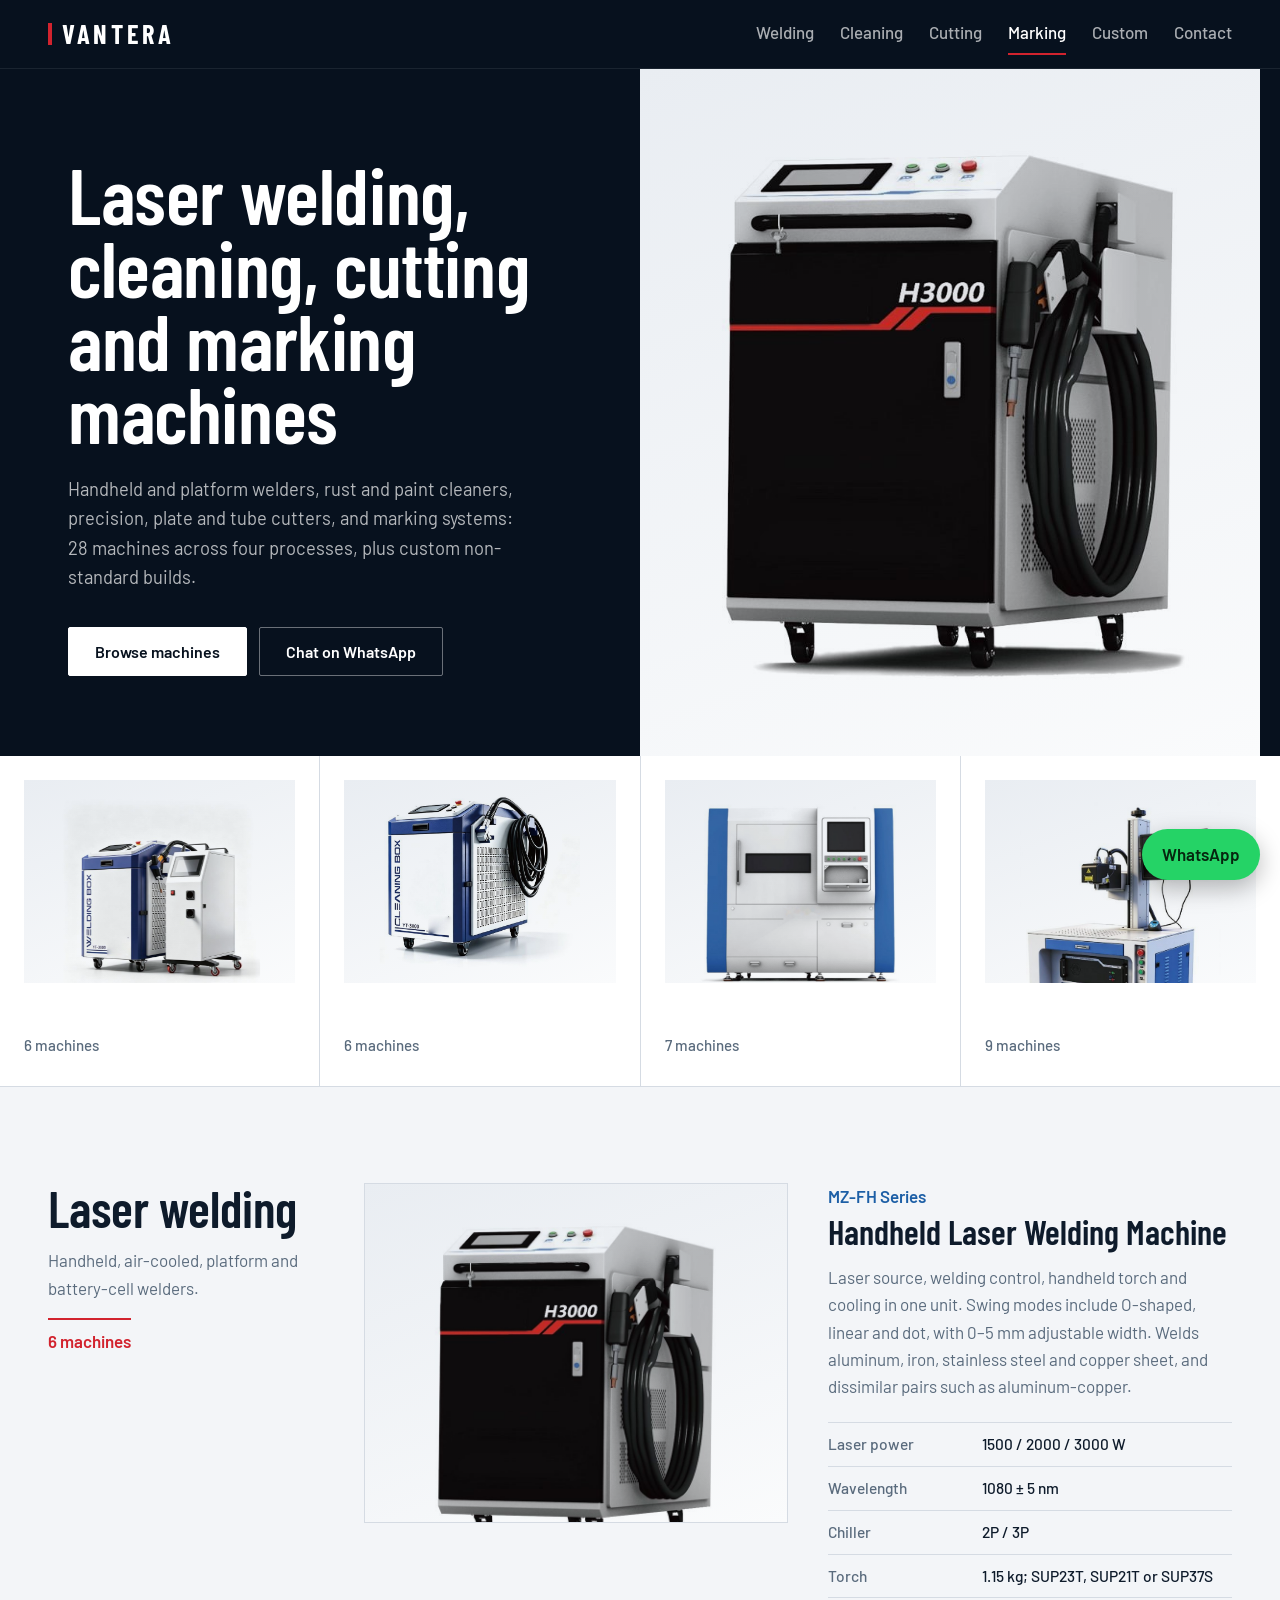
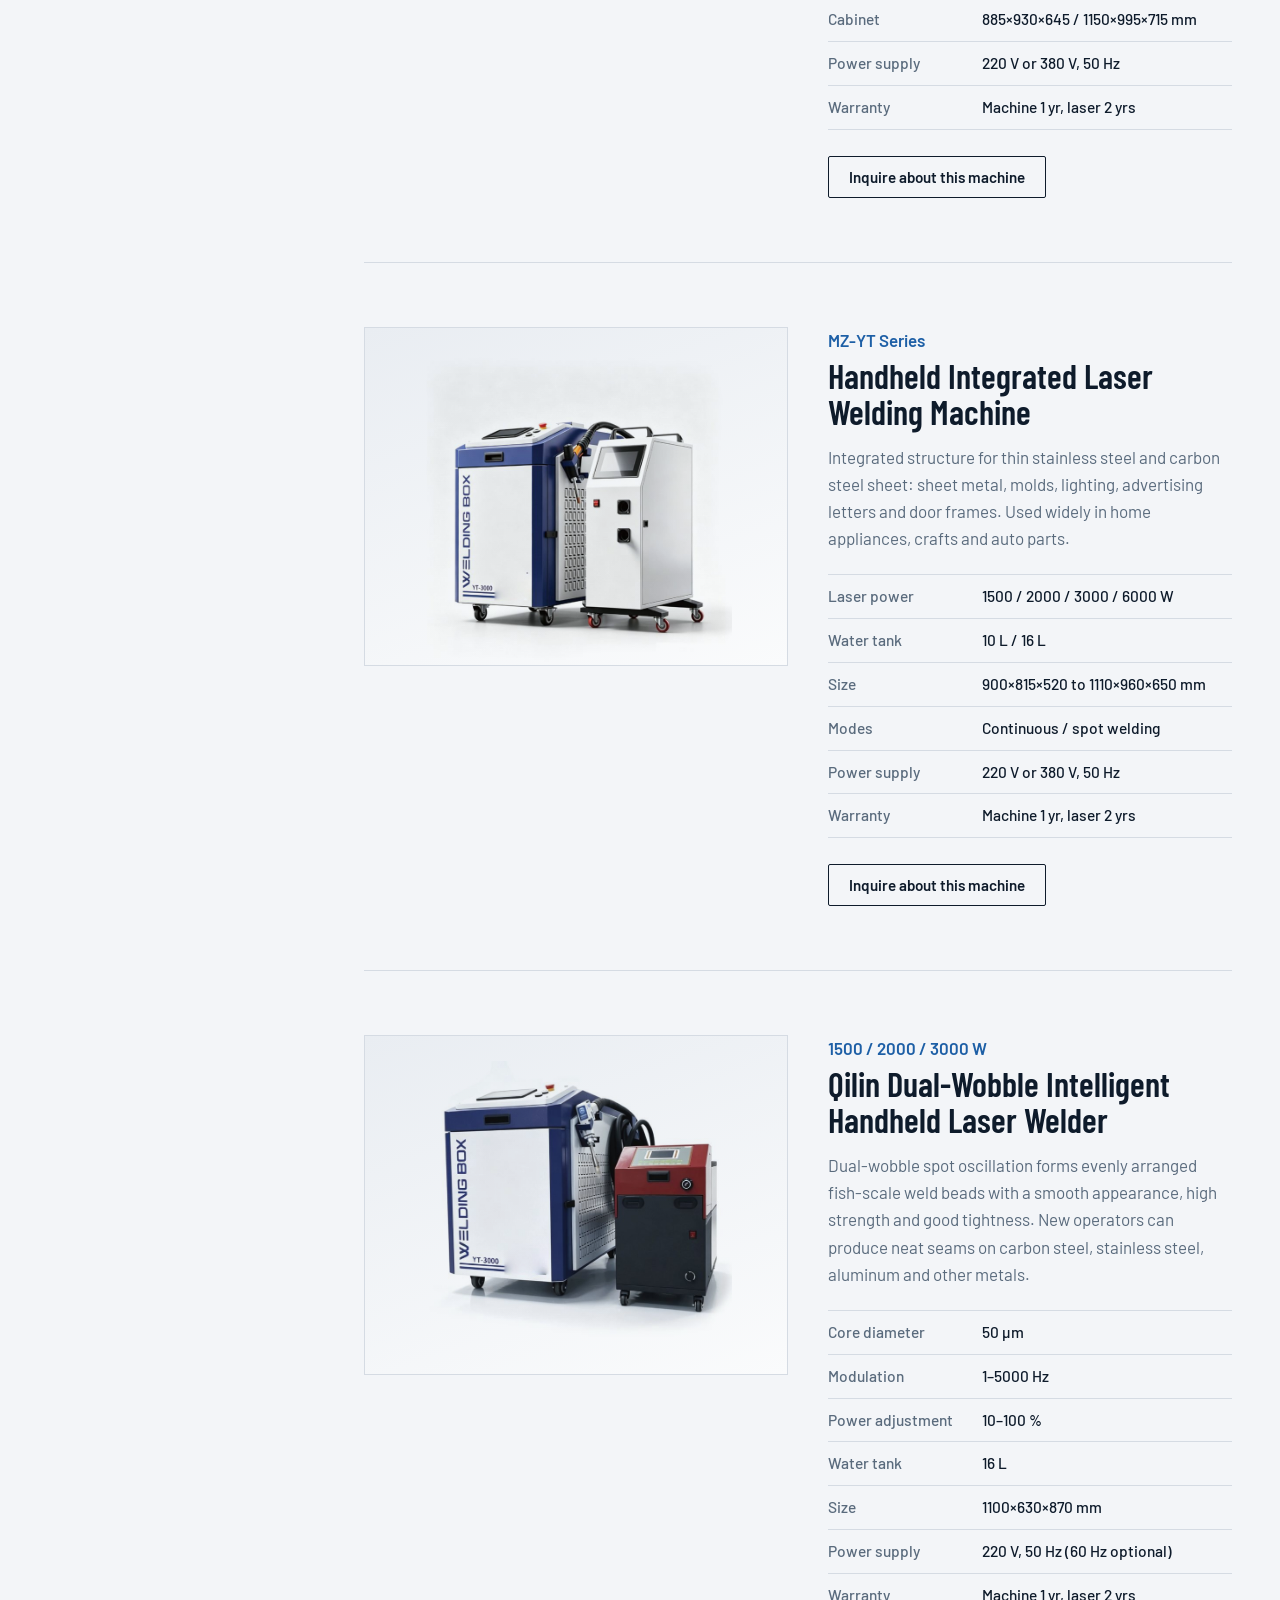
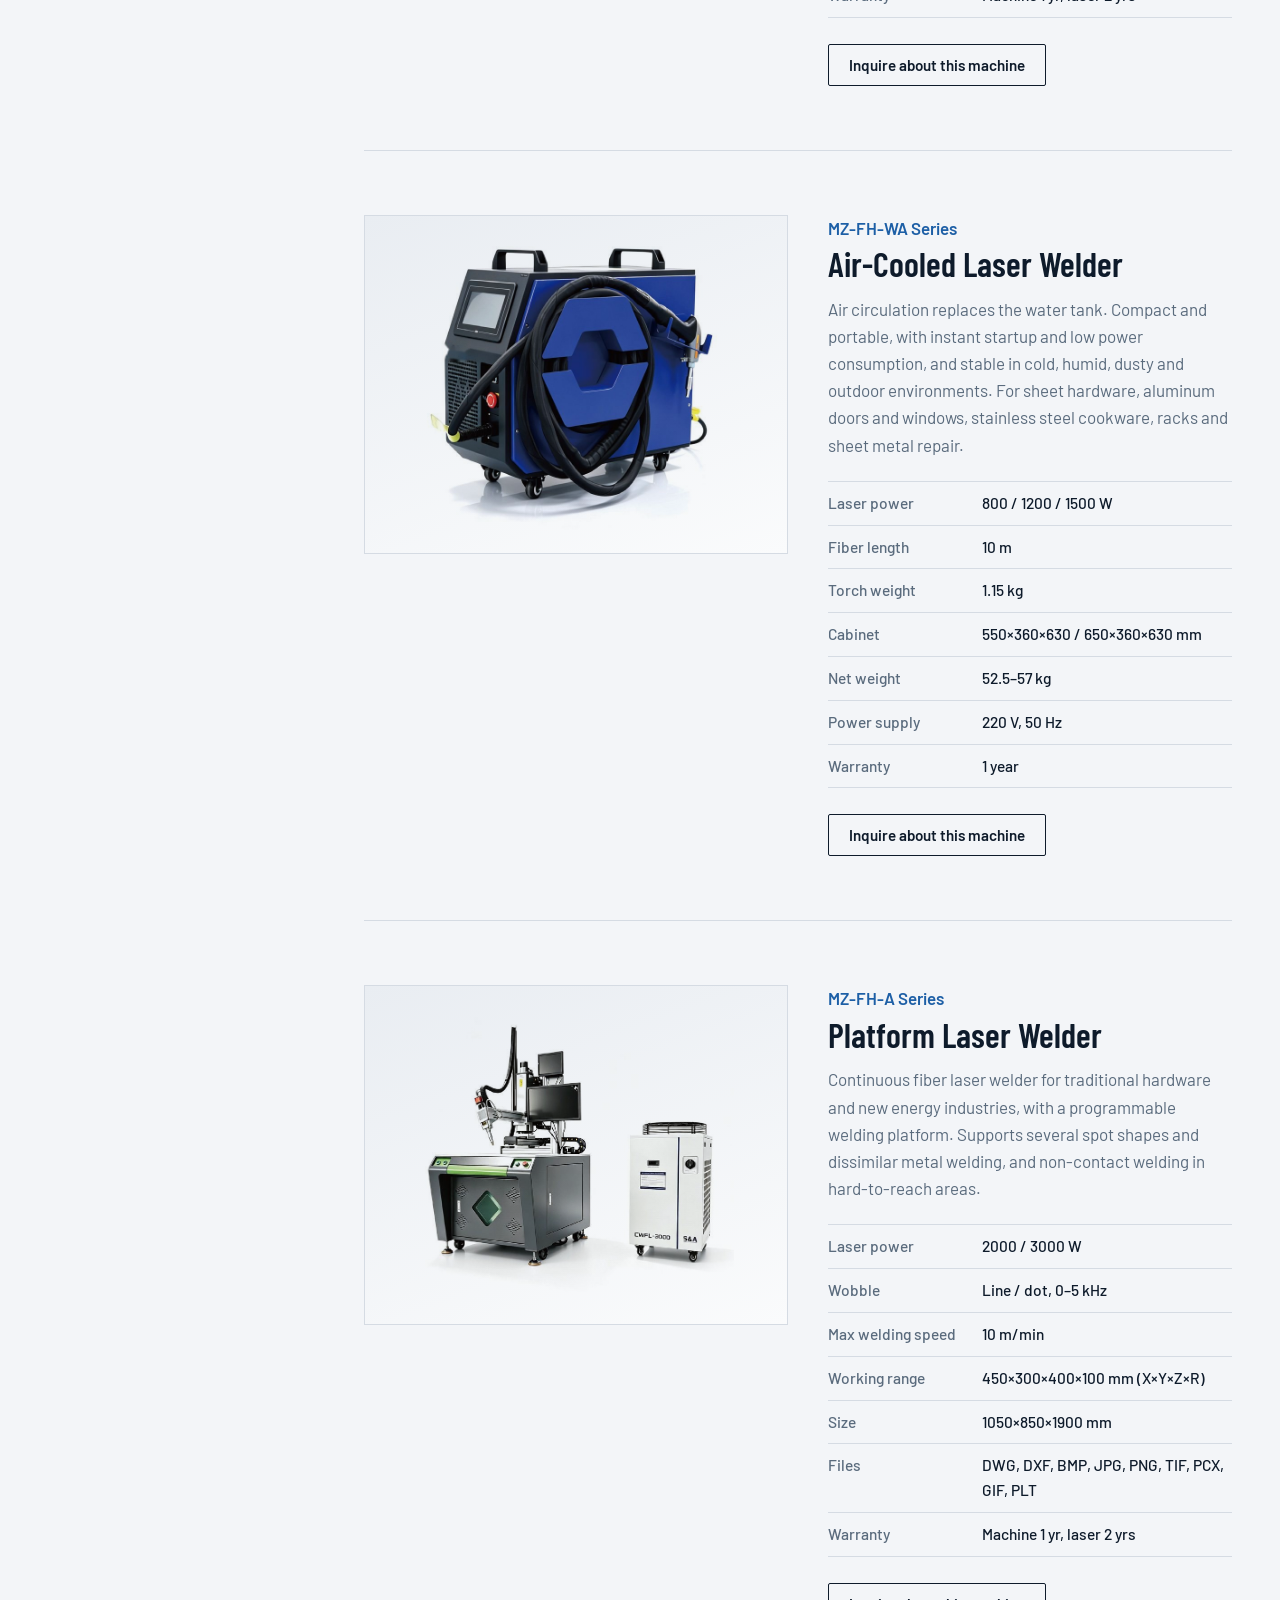
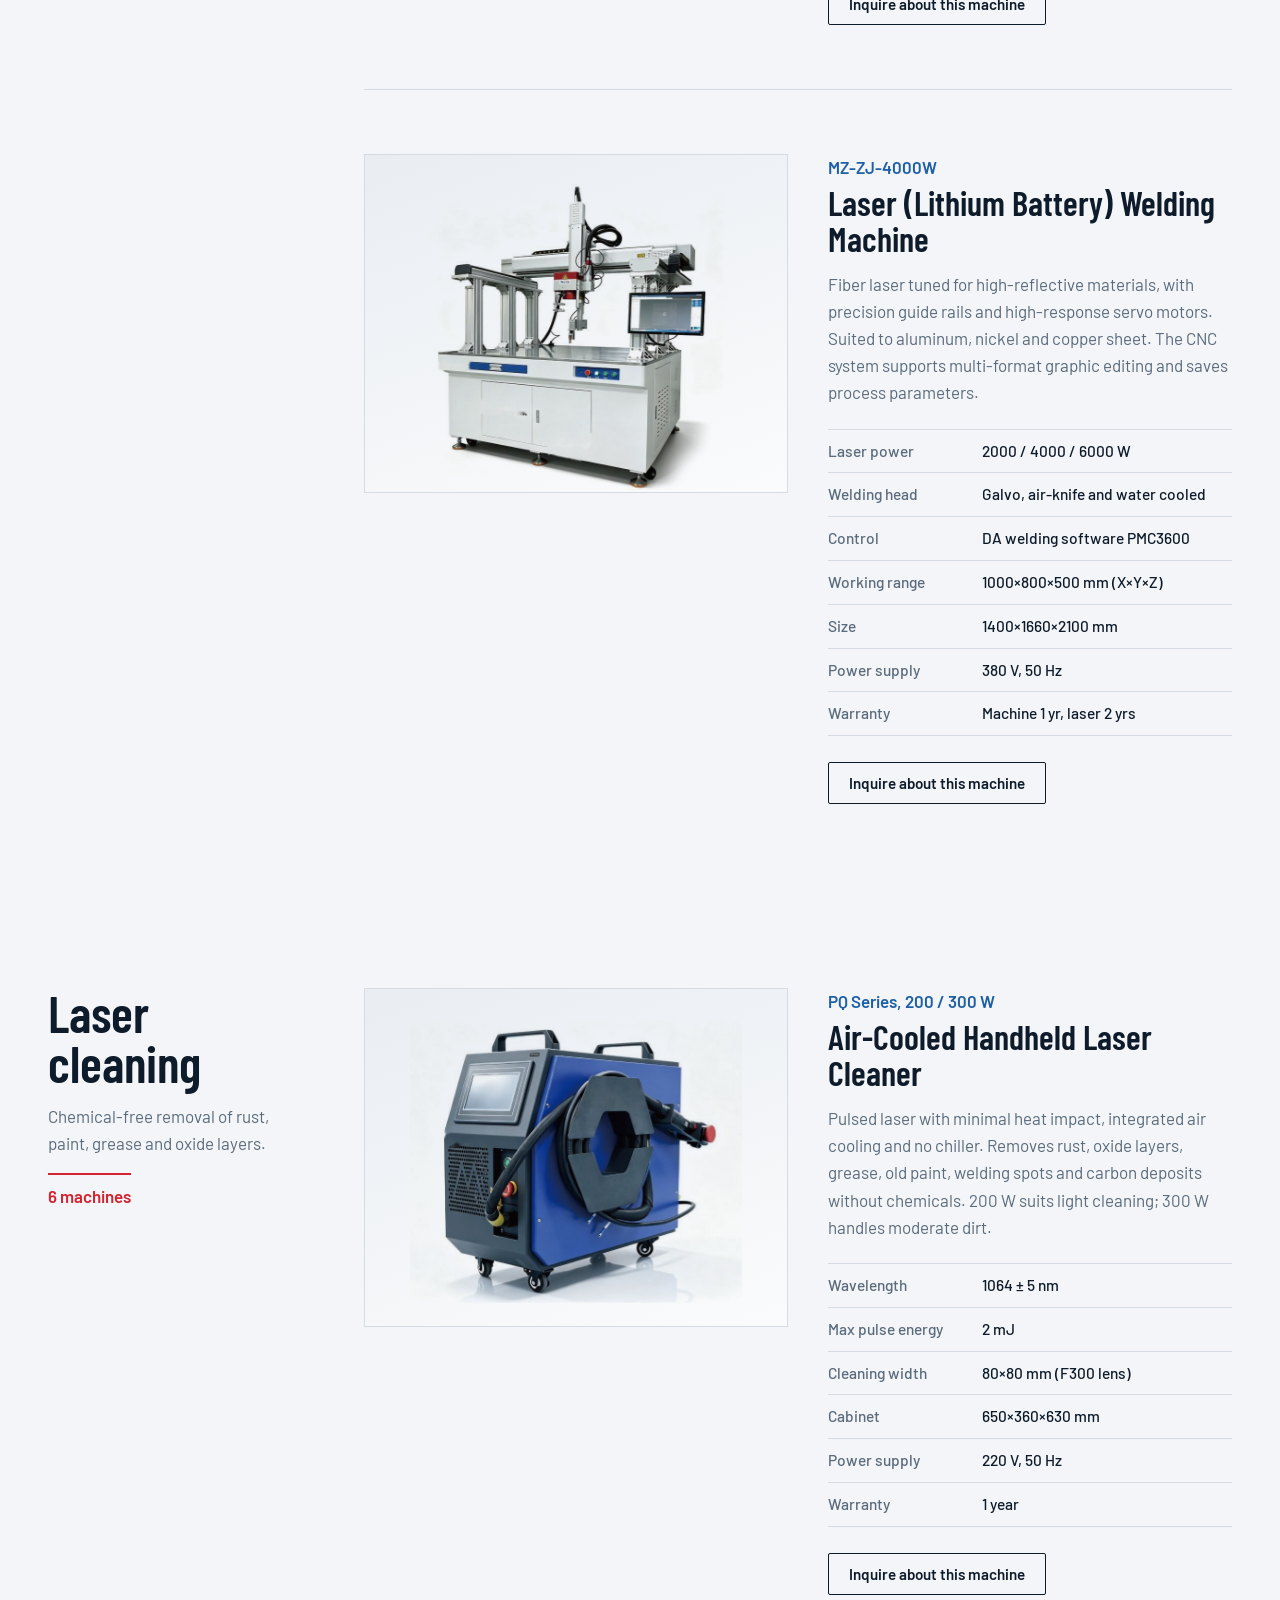
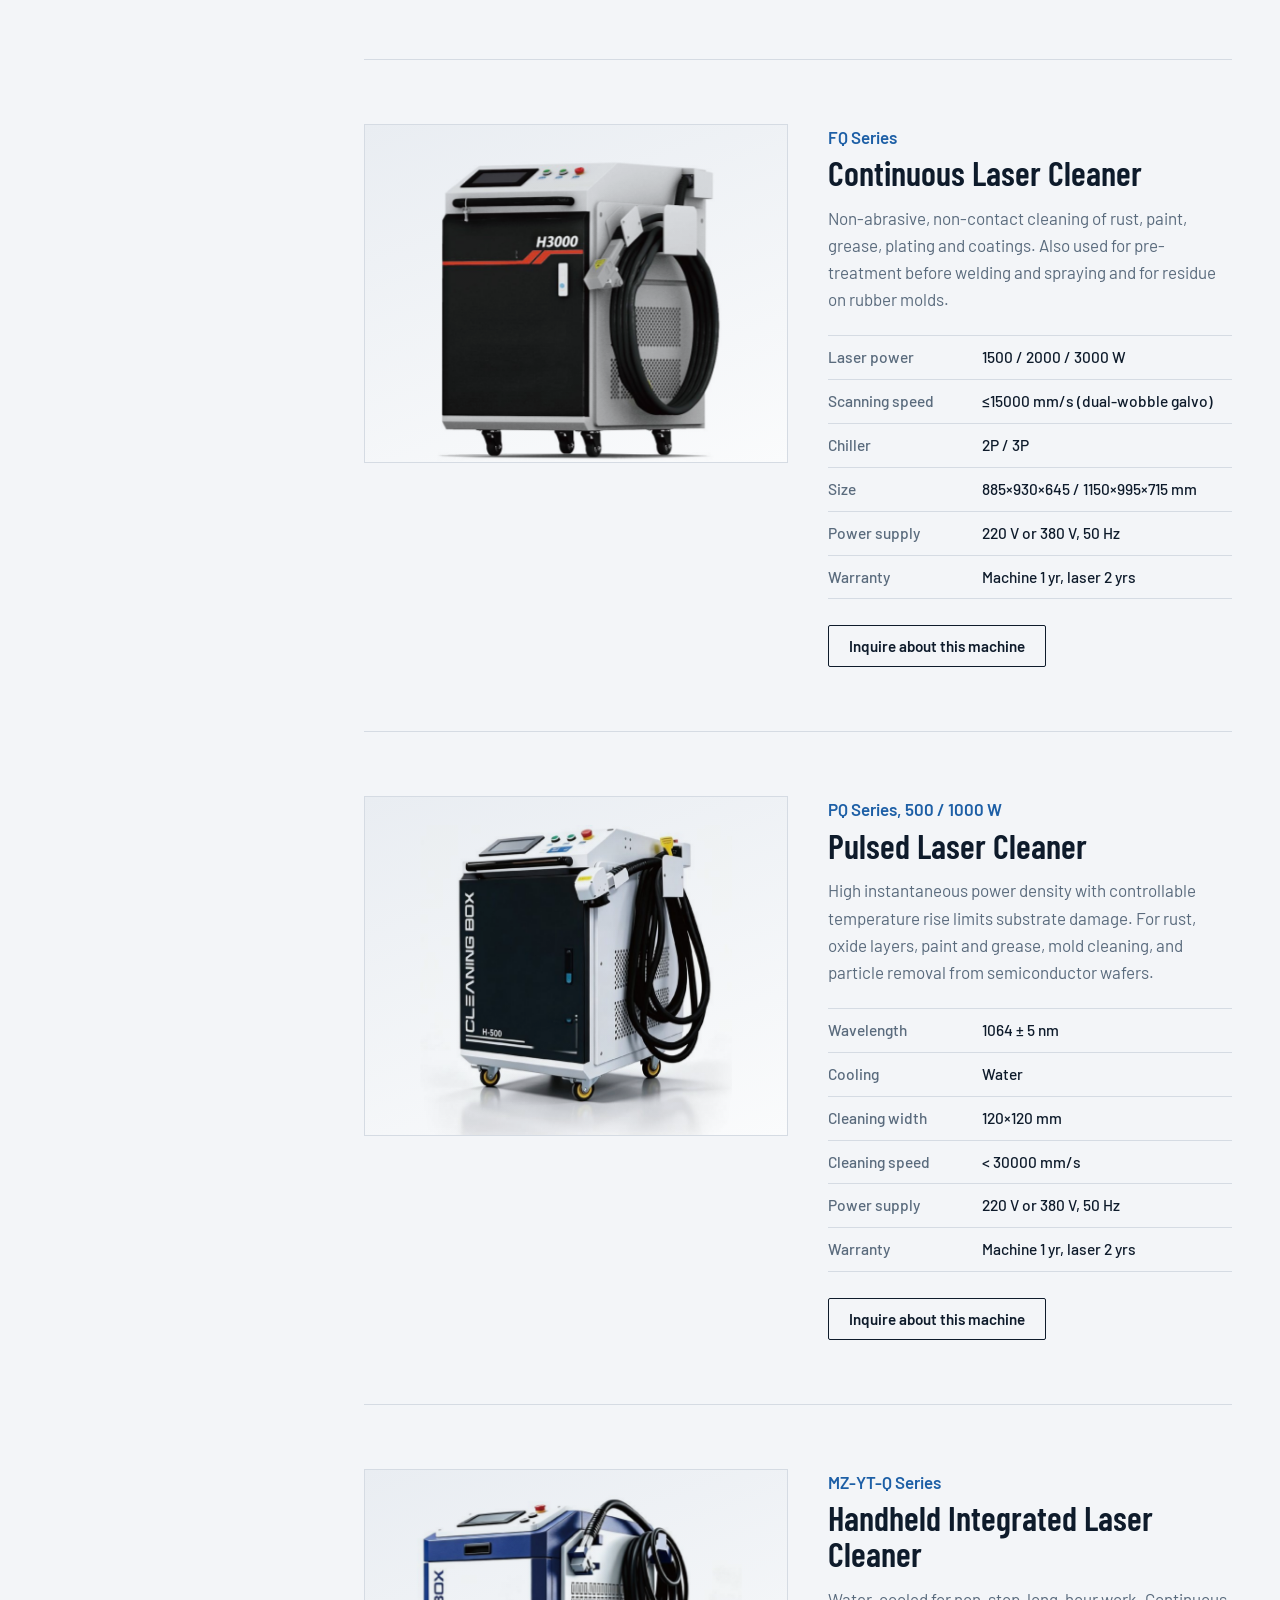
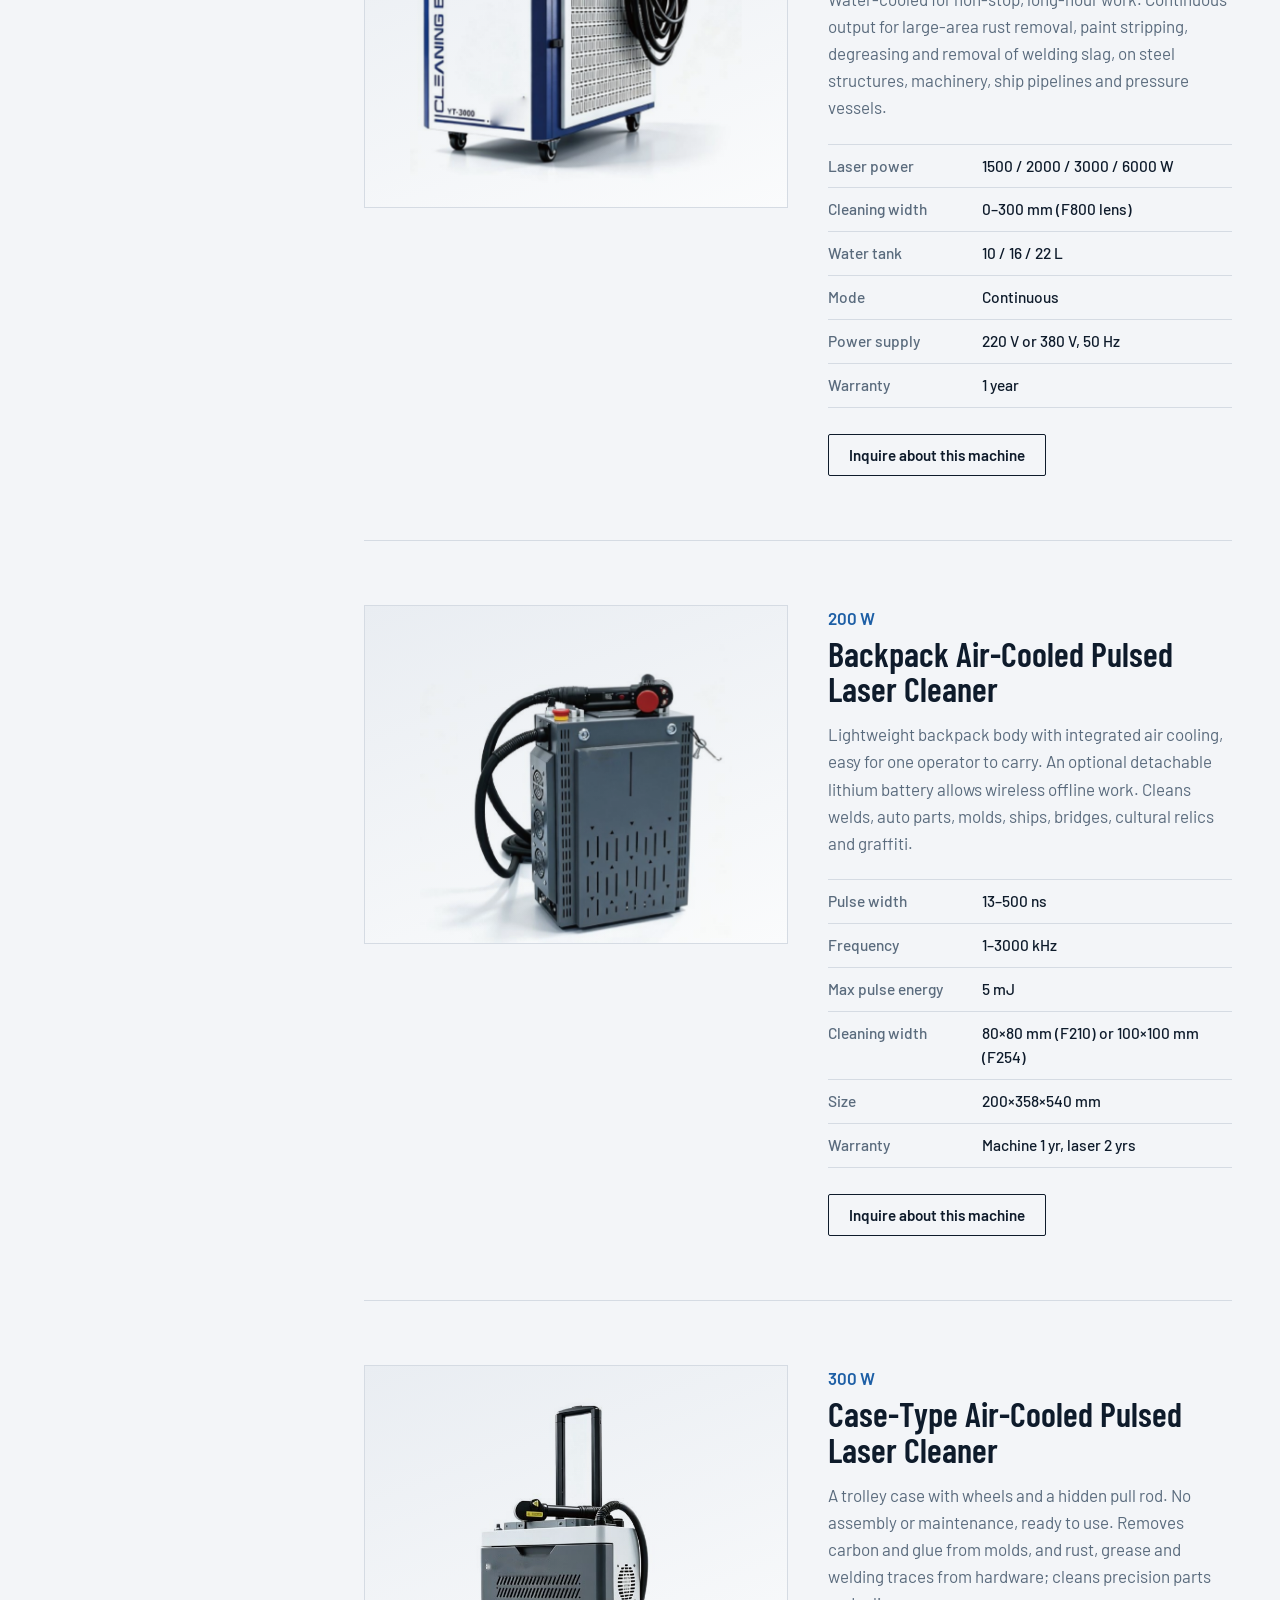
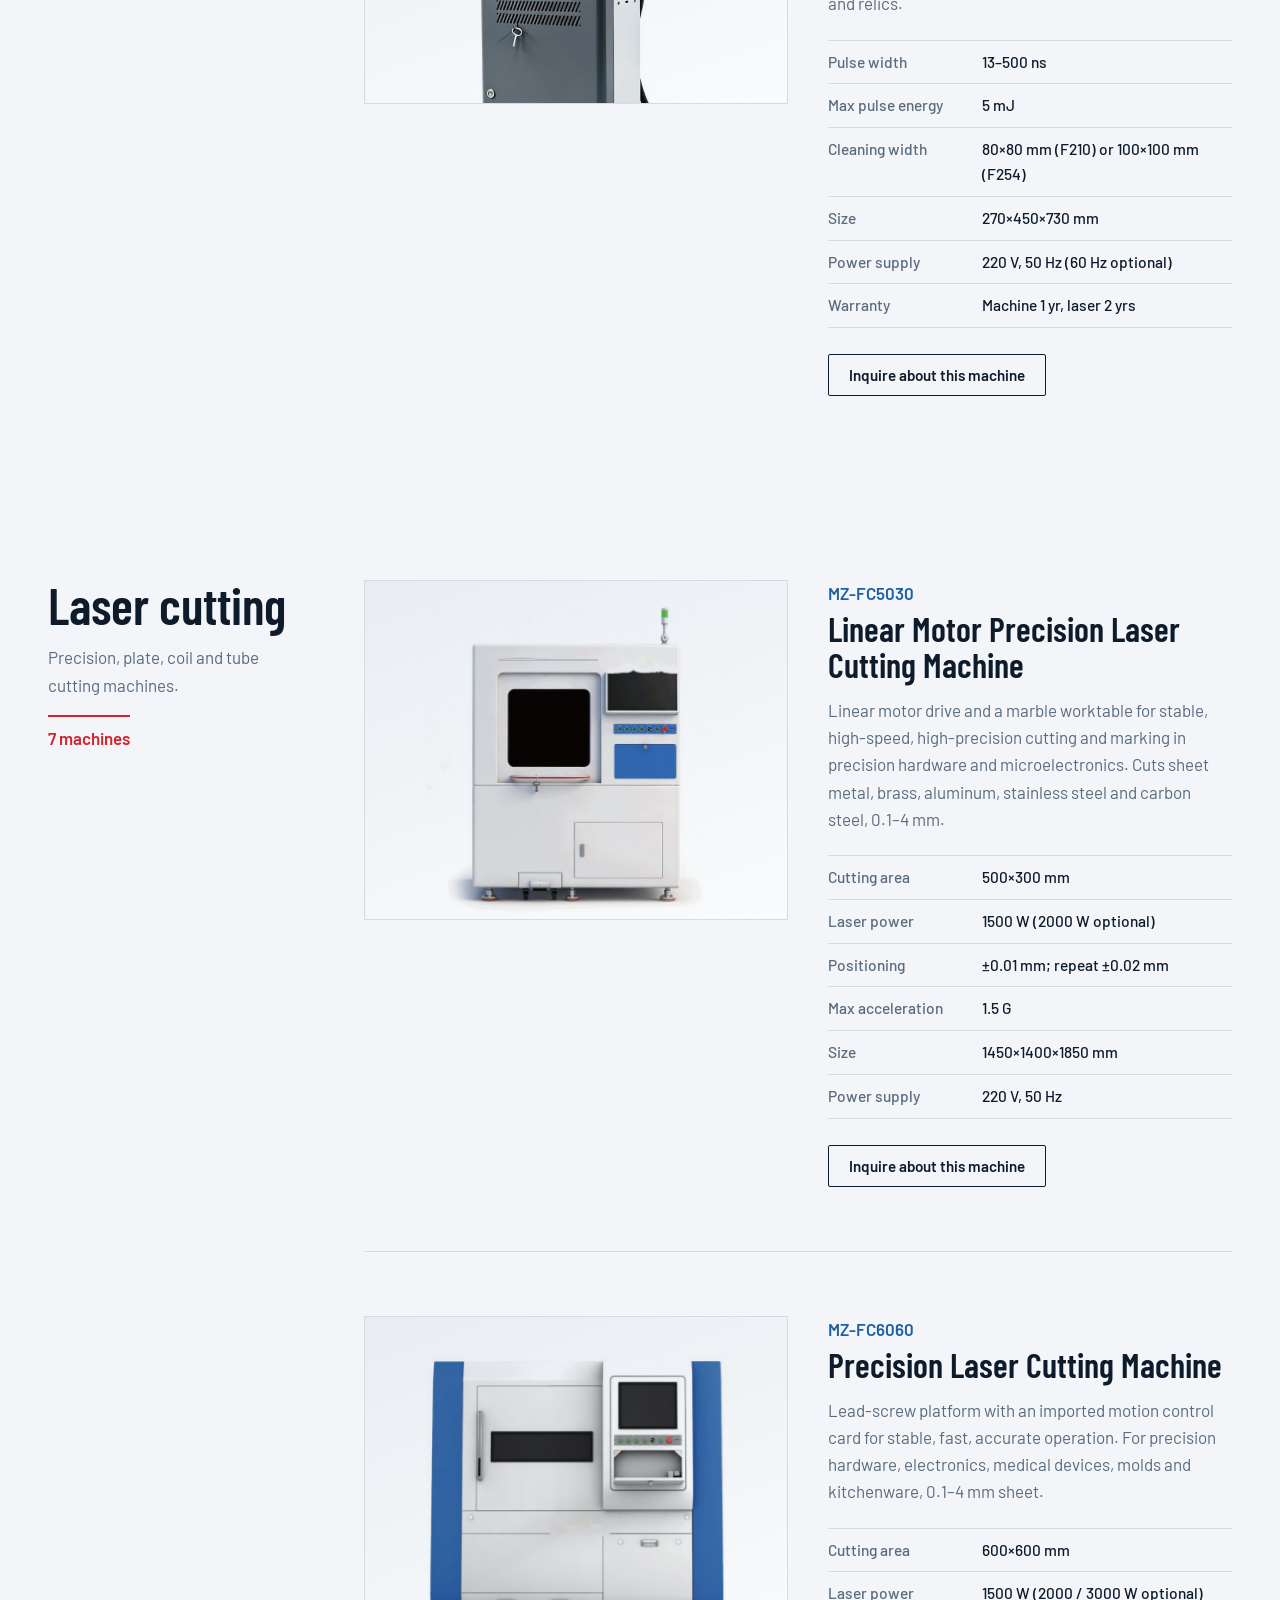
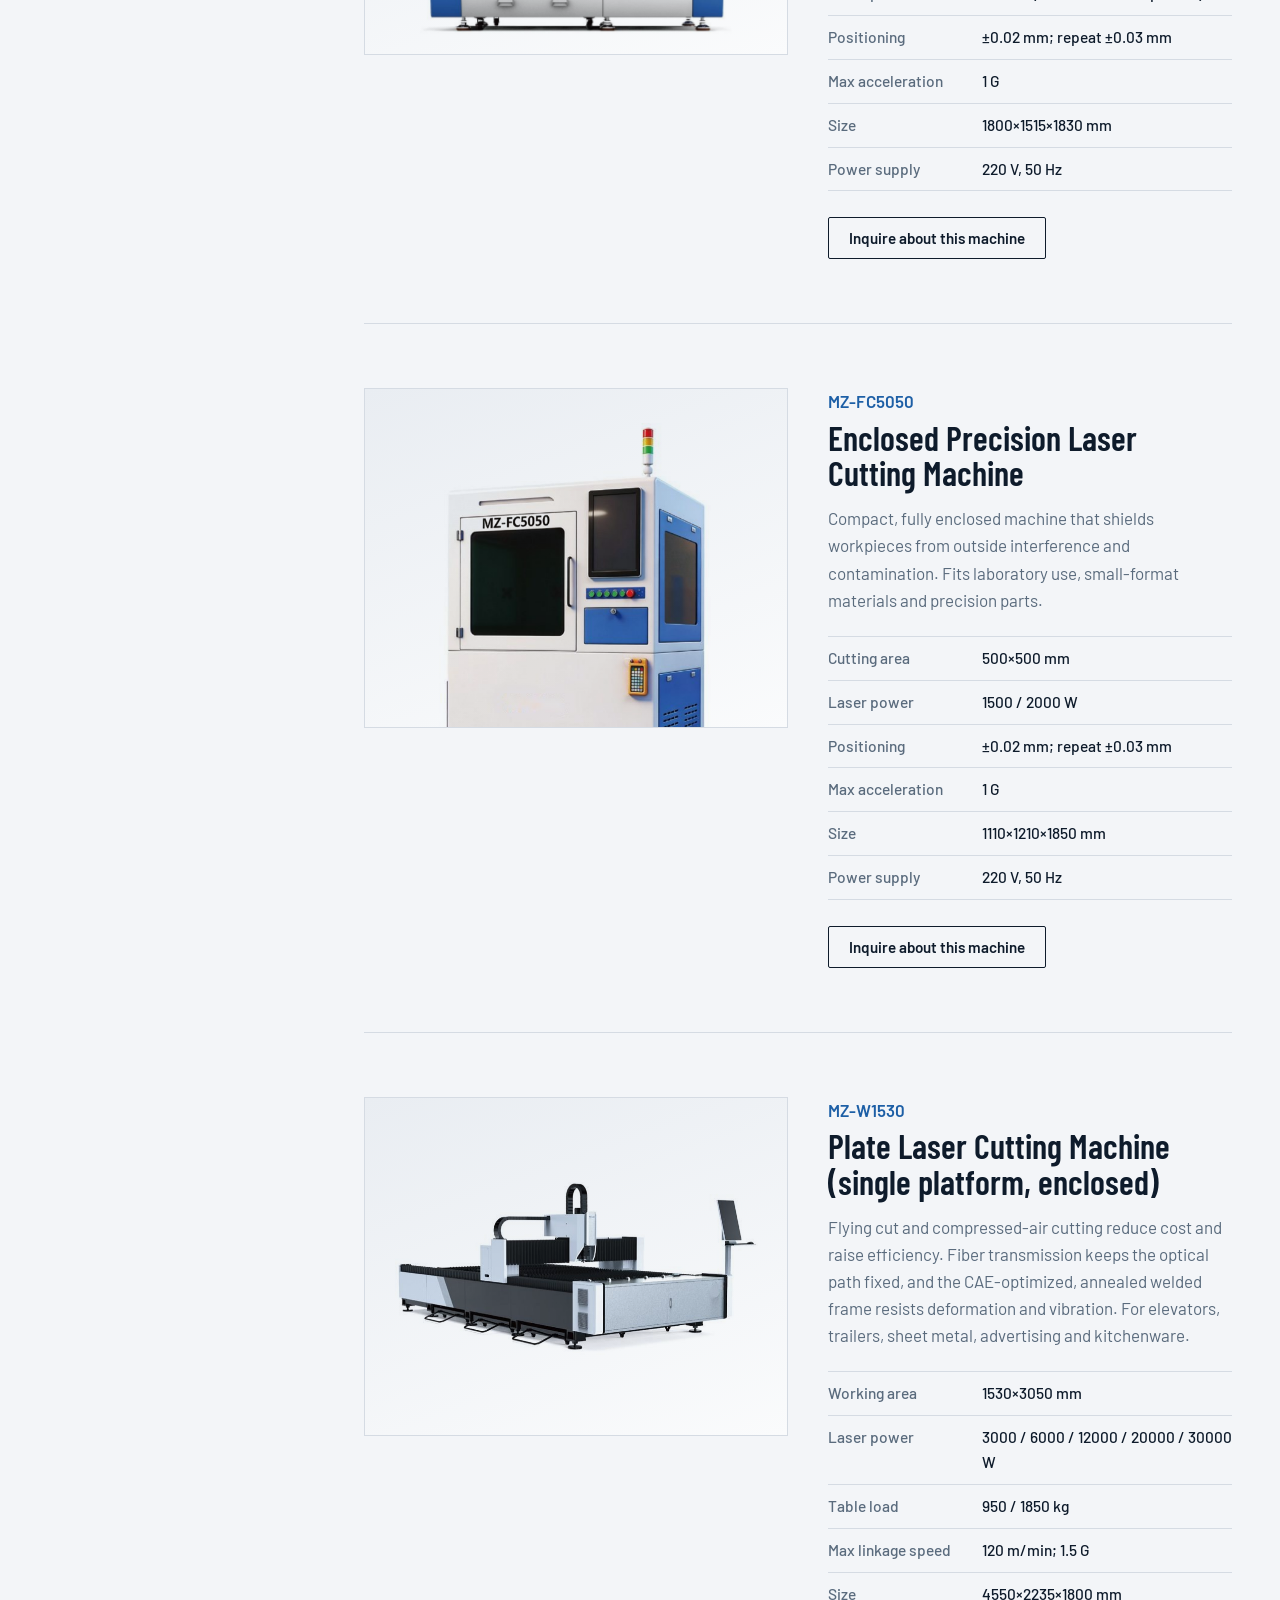
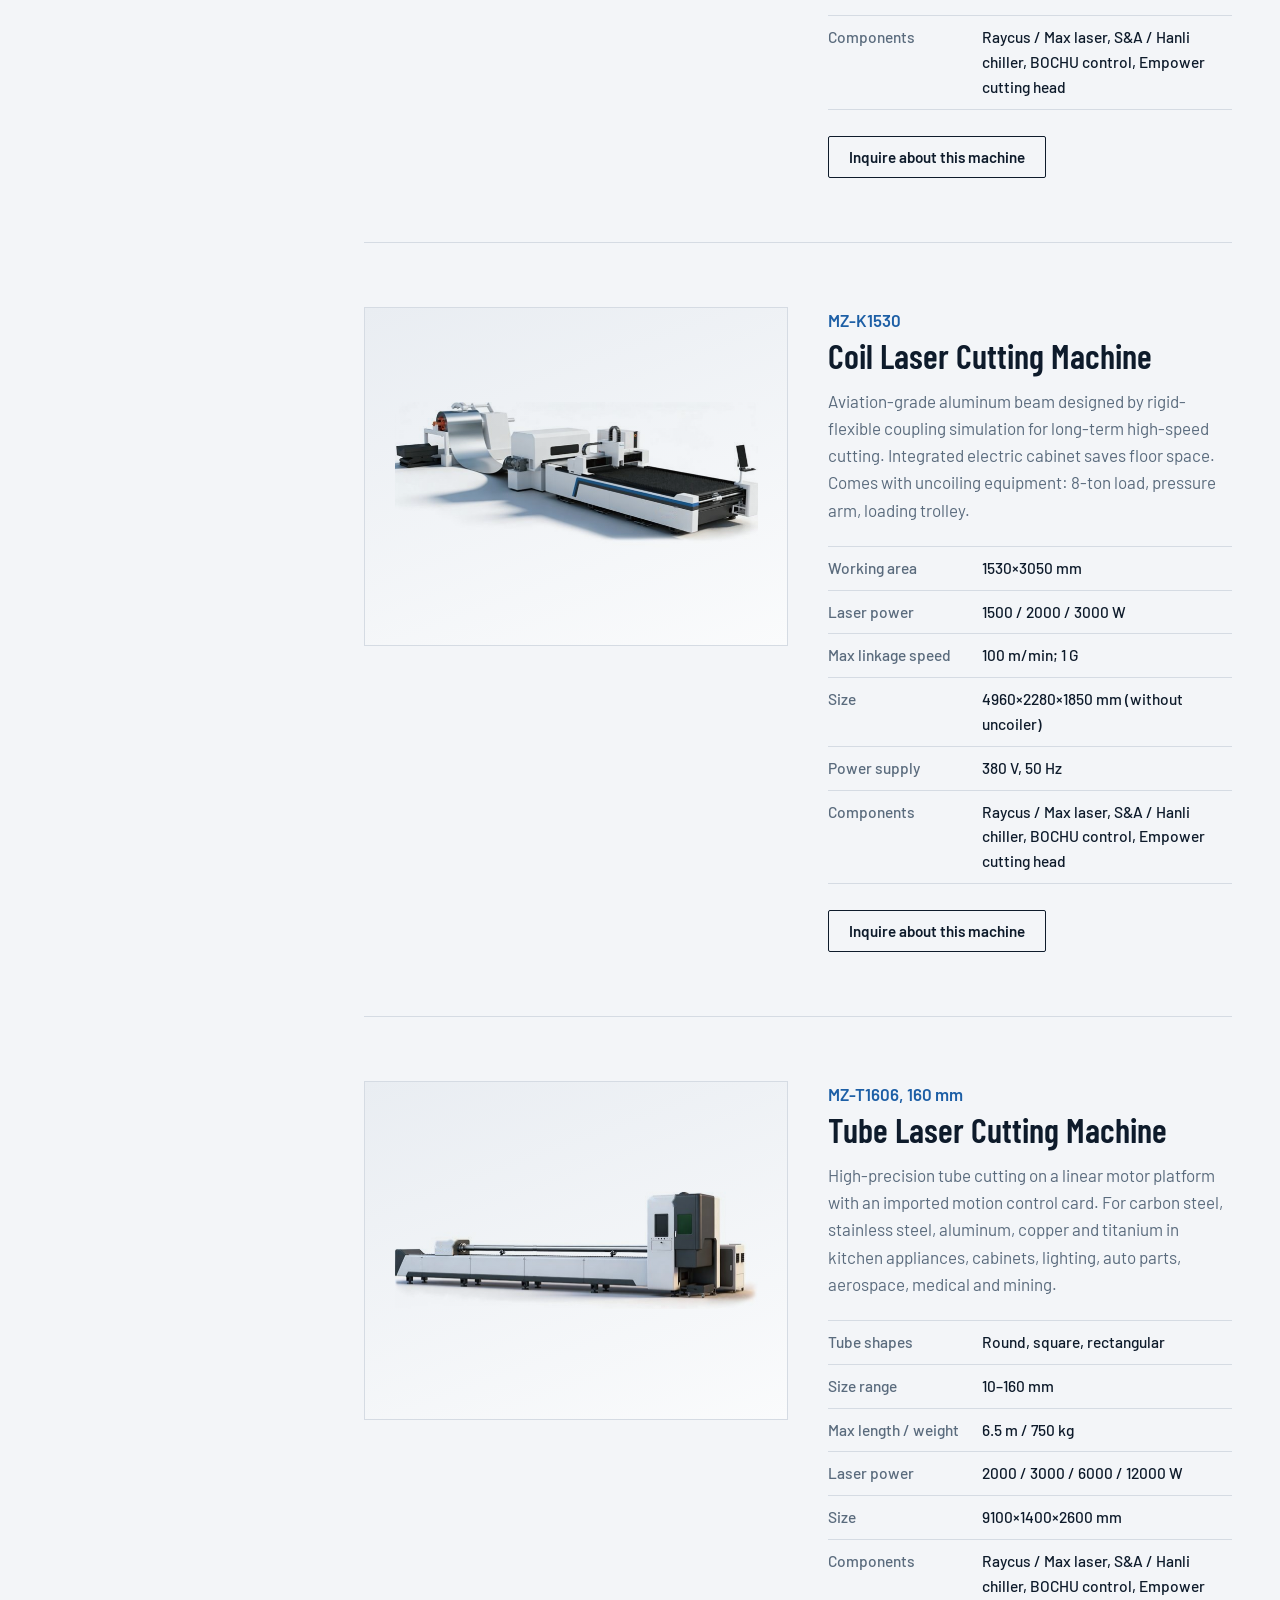
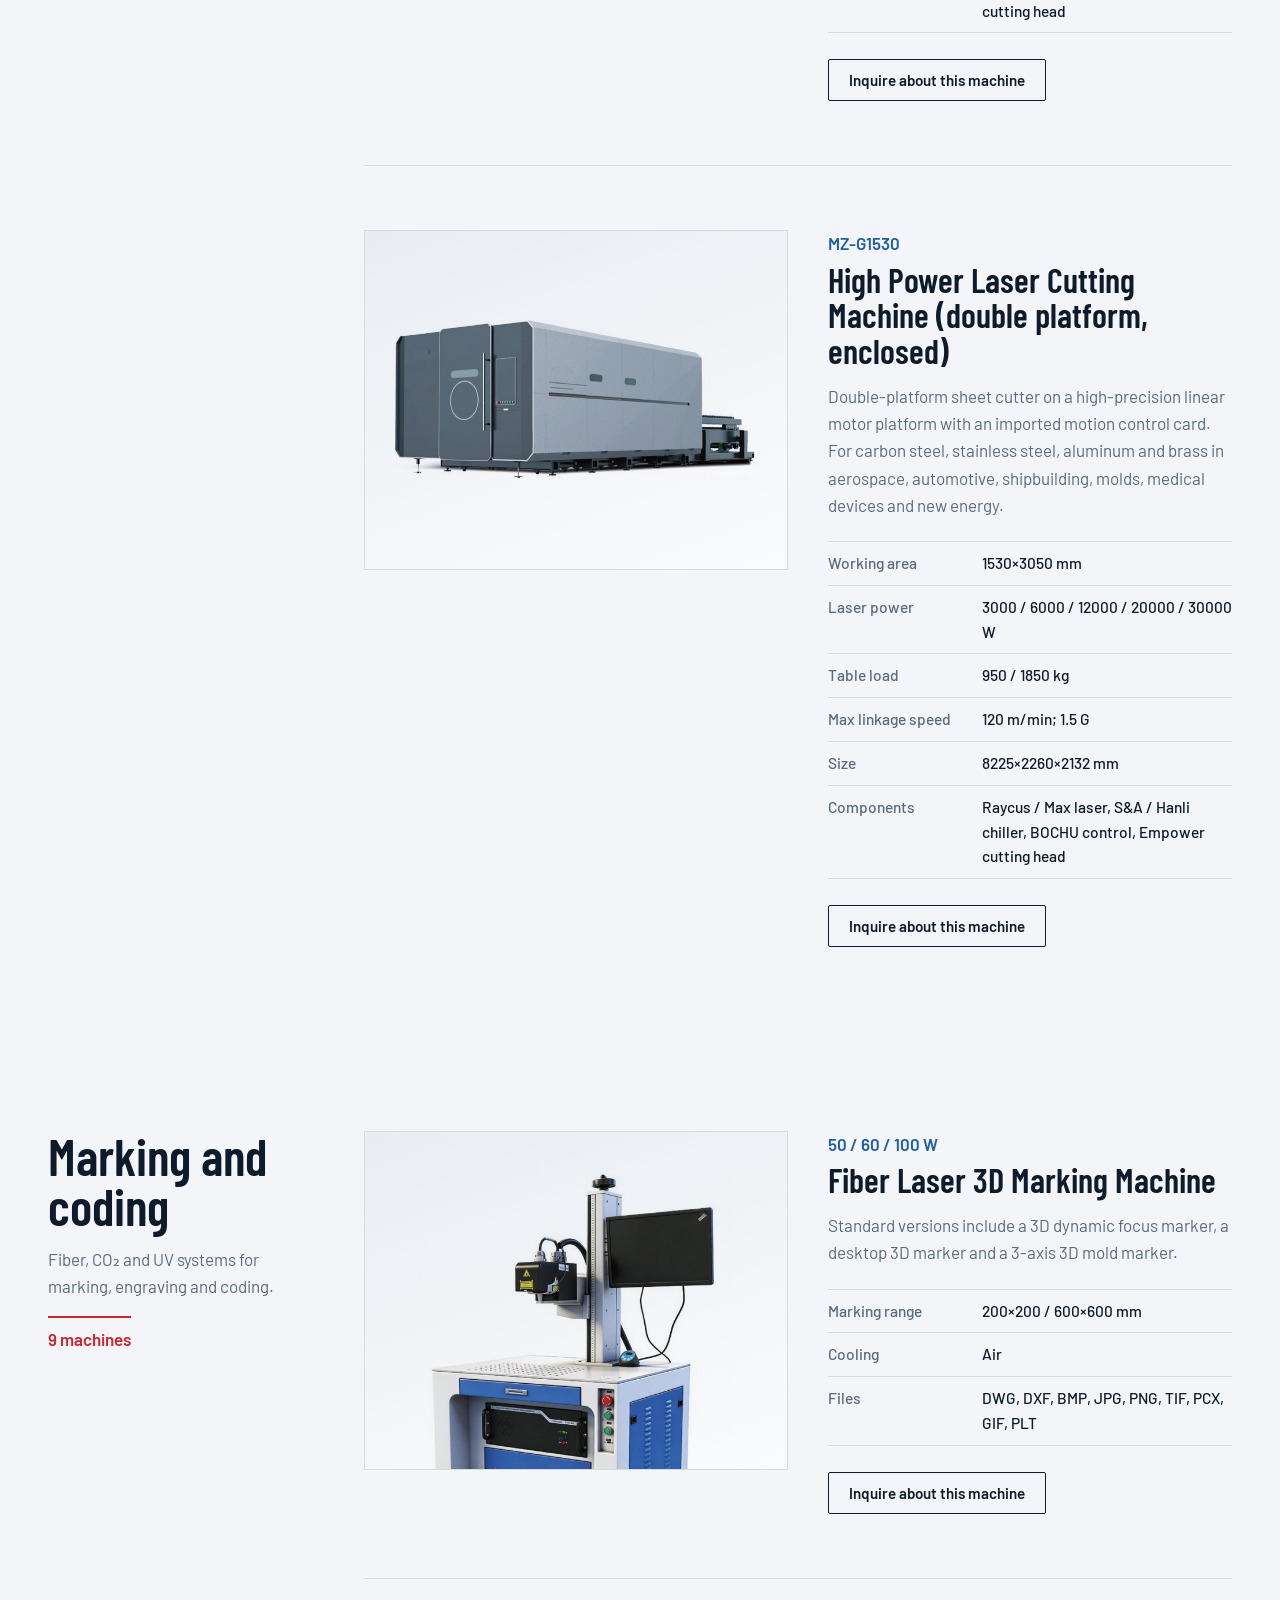
<file: index.html>
<!DOCTYPE html>
<html lang="en">
<head>
<meta charset="utf-8">
<meta name="viewport" content="width=device-width, initial-scale=1, viewport-fit=cover">
<title>VANTERA – Laser welding, cleaning, cutting and marking machines</title>
<meta name="description" content="Handheld and platform laser welders, laser cleaners, precision, plate and tube cutters, marking and coding machines, and custom non-standard builds.">
<link rel="icon" href="data:image/svg+xml,%3Csvg xmlns=%27http://www.w3.org/2000/svg%27 viewBox=%270 0 100 100%27%3E%3Ctext y=%27.9em%27 font-size=%2790%27%3E%F0%9F%94%86%3C/text%3E%3C/svg%3E">
<link rel="preconnect" href="https://fonts.googleapis.com">
<link rel="preconnect" href="https://fonts.gstatic.com" crossorigin>
<link href="https://fonts.googleapis.com/css2?family=Barlow:wght@400;500;600&family=Barlow+Condensed:wght@500;600;700&display=swap" rel="stylesheet">
<style>
:root{
  box-sizing:border-box;
  padding-top:env(safe-area-inset-top,0px);
  padding-bottom:env(safe-area-inset-bottom,0px);
  --bg:#F3F5F8;--panel:#FFFFFF;--ink:#0E1B2B;--muted:#5A6B7D;--line:#D5DBE3;
  --navy:#07111E;--blue:#1D5FA6;--red:#D2232E;--shot:linear-gradient(160deg,#E9EDF2,#FAFBFC);
  --display:"Barlow Condensed","Arial Narrow",Arial,sans-serif;
  --text:"Barlow",system-ui,-apple-system,"Segoe UI",Arial,sans-serif;
}
@media (prefers-color-scheme:dark){
  :root:not([data-theme="light"]){color-scheme:dark;--bg:#0A121C;--panel:#101B28;--ink:#E8EDF2;--muted:#9AA9B8;--line:#22324A;--blue:#6AAEF0;--navy:#050C15}
}
:root[data-theme="dark"]{color-scheme:dark;--bg:#0A121C;--panel:#101B28;--ink:#E8EDF2;--muted:#9AA9B8;--line:#22324A;--blue:#6AAEF0;--navy:#050C15}
html{scroll-padding-top:calc(env(safe-area-inset-top,0px) + 76px);scroll-behavior:smooth}
*,*::before,*::after{box-sizing:inherit}
body{margin:0;background:var(--bg);color:var(--ink);font:400 17px/1.6 var(--text);-webkit-font-smoothing:antialiased}
body::before{content:"";position:fixed;inset:0 0 auto;height:env(safe-area-inset-top,0px);background:var(--navy);z-index:20}
img{max-width:100%;display:block}
a{color:inherit}
:focus-visible{outline:3px solid #6AAEF0;outline-offset:3px}
.wrap{max-width:1240px;margin:0 auto;padding:0 28px}
header{position:sticky;top:env(safe-area-inset-top,0px);z-index:21;background:var(--navy);color:#fff;border-bottom:1px solid rgba(255,255,255,.08)}
header .wrap{display:flex;align-items:center;justify-content:space-between;gap:24px;height:68px}
.logo{font:700 1.65rem/1 var(--display);letter-spacing:.14em;text-decoration:none;display:flex;align-items:center;gap:10px}
.logo::before{content:"";width:4px;height:22px;background:var(--red)}
.logo span{font-weight:500;color:rgba(255,255,255,.62)}
nav{display:flex;gap:26px;overflow-x:auto;scrollbar-width:none}
nav a{font-weight:500;text-decoration:none;white-space:nowrap;color:rgba(255,255,255,.66);padding:6px 0;border-bottom:2px solid transparent;transition:color .2s,border-color .2s}
nav a:hover,nav a.on{color:#fff;border-color:var(--red)}
.hero{background:var(--navy);color:#fff;overflow:hidden}
.hero .wrap{display:grid;grid-template-columns:1fr 1fr;min-height:640px;padding:0}
.hero-copy{padding:88px 56px 80px max(28px,calc((100vw - 1240px)/2 + 28px));display:flex;flex-direction:column;justify-content:center}
h1{font:600 clamp(3rem,6.2vw,5.4rem)/.92 var(--display);margin:0 0 26px;letter-spacing:-.005em}
.hero-copy p{max-width:46ch;color:rgba(255,255,255,.7);font-size:1.15rem;margin:0 0 34px}
.btns{display:flex;gap:12px;flex-wrap:wrap}
.btn{font:600 1rem var(--text);padding:14px 26px;border:1.5px solid var(--ink);background:var(--ink);color:var(--bg);text-decoration:none;cursor:pointer;border-radius:2px;transition:background .2s,border-color .2s,color .2s}
.hero .btn{background:#fff;border-color:#fff;color:var(--navy)}
.hero .btn.alt{background:transparent;color:#fff;border-color:rgba(255,255,255,.4)}
.btn:hover{background:var(--red);border-color:var(--red);color:#fff}
.hero .btn.alt:hover{border-color:var(--red)}
.stage{position:relative;background:var(--shot);display:grid;place-items:center;clip-path:inset(0 100% 0 0);animation:reveal 1.5s .3s cubic-bezier(.65,0,.35,1) forwards}
.stage img{width:88%;max-height:560px;object-fit:contain;mix-blend-mode:multiply}
.beam{position:absolute;top:0;bottom:0;left:0;width:3px;background:var(--red);box-shadow:0 0 22px 5px rgba(210,35,46,.6);animation:beam 1.5s .3s cubic-bezier(.65,0,.35,1) forwards}
@keyframes reveal{to{clip-path:inset(0 0 0 0)}}
@keyframes beam{from{left:0;opacity:1}88%{opacity:1}to{left:100%;opacity:0}}
@media (prefers-reduced-motion:reduce){.stage{animation:none;clip-path:none}.beam{display:none}html{scroll-behavior:auto}}
.tiles{display:grid;grid-template-columns:repeat(4,1fr);gap:1px;background:var(--line);border-bottom:1px solid var(--line)}
.tiles a{background:var(--panel);text-decoration:none;padding:24px 24px 26px;display:block;transition:background .25s}
.tiles .shot{aspect-ratio:4/3;margin-bottom:16px}
.tiles h2{font:600 1.7rem/1.1 var(--display);margin:0 0 2px}
.tiles span{color:var(--muted);font-size:.95rem}
.tiles a:hover h2{color:var(--red)}
.shot{background:var(--shot);display:grid;place-items:center;overflow:hidden}
.shot img{width:86%;height:86%;object-fit:contain;mix-blend-mode:multiply;transition:transform .5s ease}
a:hover .shot img,.item:hover .shot img{transform:scale(1.04)}
.cat{padding:96px 0 24px}
.cat-grid{display:grid;grid-template-columns:260px 1fr;gap:56px}
.cat aside{position:sticky;top:calc(env(safe-area-inset-top,0px) + 100px);align-self:start}
.cat h2{font:600 clamp(2.3rem,4vw,3.4rem)/.98 var(--display);margin:0 0 14px}
.cat aside p{margin:0 0 16px;color:var(--muted)}
.count{display:inline-block;font-weight:600;color:var(--red);border-top:2px solid var(--red);padding-top:8px}
.item{display:grid;grid-template-columns:minmax(0,1.05fr) minmax(0,1fr);gap:40px;padding:0 0 64px}
.item+.item{padding-top:64px;border-top:1px solid var(--line)}
.item .shot{aspect-ratio:5/4;align-self:start;border:1px solid var(--line)}
.model{color:var(--blue);font-weight:600;margin:0 0 4px}
.item h3{font:600 2.15rem/1.04 var(--display);margin:0 0 14px}
.item p.d{margin:0 0 22px;color:var(--muted)}
table{width:100%;border-collapse:collapse;margin:0 0 26px;font-size:.97rem}
th,td{text-align:left;padding:9px 0;border-top:1px solid var(--line);vertical-align:top}
th{font-weight:500;color:var(--muted);width:38%;padding-right:16px}
td{font-weight:500}
tr:last-child th,tr:last-child td{border-bottom:1px solid var(--line)}
.btn.sm{padding:11px 20px;font-size:.95rem;background:transparent;color:var(--ink)}
.gallery{display:grid;grid-template-columns:repeat(auto-fill,minmax(200px,1fr));gap:20px;padding:32px 0 8px}
.gallery figure{margin:0}
.gallery .shot{aspect-ratio:4/5;border:1px solid var(--line)}
.gallery figcaption{font-weight:500;margin-top:10px}
.custom{padding:96px 0 24px;border-top:1px solid var(--line);margin-top:48px}
.custom h2{font:600 clamp(2.3rem,4vw,3.4rem)/.98 var(--display);margin:0 0 14px}
.custom p{max-width:64ch;color:var(--muted);margin:0}
#inquiry{margin-top:96px;background:var(--navy);color:#fff;padding:96px 0}
#inquiry .wrap{display:grid;grid-template-columns:.85fr 1.15fr;gap:72px}
#inquiry h2{font:600 clamp(2.4rem,4.4vw,3.8rem)/.96 var(--display);margin:0 0 18px}
#inquiry p{color:rgba(255,255,255,.7);margin:0 0 28px;max-width:44ch}
.contact{display:grid;gap:18px}
.contact a{display:block;text-decoration:none;border-top:1px solid rgba(255,255,255,.18);padding-top:12px}
.contact small{display:block;color:rgba(255,255,255,.55);font-size:.9rem}
.contact b{font:600 1.55rem/1.2 var(--display);letter-spacing:.02em}
.contact a:hover b{color:#ff6b74}
form{display:grid;gap:16px}
label{display:grid;gap:6px;font-weight:500;color:rgba(255,255,255,.85)}
input,select,textarea{font:inherit;color:#fff;background:rgba(255,255,255,.06);border:1px solid rgba(255,255,255,.22);border-radius:2px;padding:12px 14px;width:100%}
select option,select optgroup{color:#0E1B2B}
textarea{min-height:130px;resize:vertical}
input::placeholder,textarea::placeholder{color:rgba(255,255,255,.4)}
.row{display:grid;grid-template-columns:1fr 1fr;gap:16px}
#inquiry .btn{background:var(--red);border-color:var(--red);color:#fff}
#inquiry .btn:hover{background:#fff;border-color:#fff;color:var(--navy)}
#status{min-height:1.5em;color:rgba(255,255,255,.7)}
footer{background:var(--navy);color:rgba(255,255,255,.5);padding:26px 0 34px;font-size:.92rem;border-top:1px solid rgba(255,255,255,.08)}
.wa{position:fixed;right:20px;bottom:calc(env(safe-area-inset-bottom,0px) + 20px);z-index:22;background:#25D366;color:#06260F;font-weight:600;text-decoration:none;padding:12px 20px;border-radius:999px;box-shadow:0 8px 24px rgba(0,0,0,.28)}
@media (max-width:960px){
  .hero .wrap{grid-template-columns:1fr;min-height:0}
  .hero-copy{padding:56px 28px 44px}
  .stage{min-height:340px}
  .tiles{grid-template-columns:repeat(2,1fr)}
  .cat{padding-top:64px}
  .cat-grid,#inquiry .wrap{grid-template-columns:1fr;gap:28px}
  .cat aside{position:static}
  .item{grid-template-columns:1fr;gap:22px}
  .row{grid-template-columns:1fr}
  #inquiry{padding:64px 0}
}
</style>
</head>
<body>
<header><div class="wrap">
  <a class="logo" href="#top">VANTERA</a>
  <nav aria-label="Sections"><a href="#welding">Welding</a><a href="#cleaning">Cleaning</a><a href="#cutting">Cutting</a><a href="#marking">Marking</a><a href="#custom">Custom</a><a href="#inquiry">Contact</a></nav>
</div></header>

<main id="top">
<section class="hero"><div class="wrap">
  <div class="hero-copy">
    <h1>Laser welding, cleaning, cutting and marking machines</h1>
    <p>Handheld and platform welders, rust and paint cleaners, precision, plate and tube cutters, and marking systems: 28 machines across four processes, plus custom non-standard builds.</p>
    <div class="btns"><a class="btn" href="#welding">Browse machines</a><a class="btn alt" id="hero-wa" href="#inquiry">Chat on WhatsApp</a></div>
  </div>
  <div class="stage"><img id="hero-img" alt="H3000 handheld laser welding machine"><i class="beam"></i></div>
</div></section>
<nav class="tiles" id="tiles" aria-label="Machine categories"></nav>

<div id="catalog"></div>

<section class="custom" id="custom"><div class="wrap">
  <h2>Custom non-standard solutions</h2>
  <p>For special materials, complex processes and individual demands, we design hardware or integrated software and hardware systems around the material, the processing goal, the cost and the working conditions on site.</p>
  <div class="gallery" id="gallery"></div>
</div></section>
</main>

<section id="inquiry"><div class="wrap">
  <div>
    <h2>Tell us what you need to weld, clean, cut or mark</h2>
    <p>Send the material, thickness or part and the model you are looking at. We reply with a recommendation and a quotation.</p>
    <div class="contact">
      <a href="mailto:alex@fortishardware.cn"><small>Email</small><b>alex@fortishardware.cn</b></a>
      <a href="https://wa.me/8615333835149" target="_blank" rel="noopener"><small>WhatsApp</small><b>+86 153 3383 5149</b></a>
    </div>
  </div>
  <form id="form">
    <div class="row">
      <label>Name<input name="name" required autocomplete="name"></label>
      <label>Email<input name="email" type="email" required autocomplete="email"></label>
    </div>
    <label>Machine<select name="product" id="product"></select></label>
    <label>Your application<textarea name="msg" placeholder="Material, thickness, parts, daily volume…"></textarea></label>
    <div class="btns"><button class="btn" type="submit">Send inquiry</button></div>
    <div id="status" role="status" aria-live="polite"></div>
  </form>
</div></section>

<footer><div class="wrap">© VANTERA. Specifications may change with configuration.</div></footer>
<a class="wa" href="https://wa.me/8615333835149" target="_blank" rel="noopener" aria-label="Chat on WhatsApp">WhatsApp</a>

<script>
// Set the address that receives inquiries.
const CONFIG={email:"alex@fortishardware.cn"};
const IMG={"c-airhand":"images/c-airhand.jpg","c-backpack":"images/c-backpack.jpg","c-case":"images/c-case.jpg","c-cont":"images/c-cont.jpg","c-pulsed":"images/c-pulsed.jpg","c-yt":"images/c-yt.jpg","m-3d":"images/m-3d.jpg","m-co2":"images/m-co2.jpg","m-co2code":"images/m-co2code.jpg","m-durian":"images/m-durian.jpg","m-fcode":"images/m-fcode.jpg","m-fiber":"images/m-fiber.jpg","m-label":"images/m-label.jpg","m-uv":"images/m-uv.jpg","m-uvcode":"images/m-uvcode.jpg","n1":"images/n1.jpg","n2":"images/n2.jpg","n3":"images/n3.jpg","n4":"images/n4.jpg","n5":"images/n5.jpg","n6":"images/n6.jpg","n7":"images/n7.jpg","w-air":"images/w-air.jpg","w-battery":"images/w-battery.jpg","w-fh":"images/w-fh.jpg","w-platform":"images/w-platform.jpg","w-qilin":"images/w-qilin.jpg","w-yt":"images/w-yt.jpg","x-5030":"images/x-5030.jpg","x-5050":"images/x-5050.jpg","x-6060":"images/x-6060.jpg","x-g1530":"images/x-g1530.jpg","x-k1530":"images/x-k1530.jpg","x-t1606":"images/x-t1606.jpg","x-w1530":"images/x-w1530.jpg"};
const COMP="Raycus / Max laser, S&A / Hanli chiller, BOCHU control, Empower cutting head";
const CATS=[
 ["welding","Laser welding","Handheld, air-cooled, platform and battery-cell welders."],
 ["cleaning","Laser cleaning","Chemical-free removal of rust, paint, grease and oxide layers."],
 ["cutting","Laser cutting","Precision, plate, coil and tube cutting machines."],
 ["marking","Marking and coding","Fiber, CO₂ and UV systems for marking, engraving and coding."]];
const W1="Machine 1 yr, laser 2 yrs";
const P=[
{id:"w-fh",c:"welding",n:"Handheld Laser Welding Machine",m:"MZ-FH Series",d:"Laser source, welding control, handheld torch and cooling in one unit. Swing modes include O-shaped, linear and dot, with 0–5 mm adjustable width. Welds aluminum, iron, stainless steel and copper sheet, and dissimilar pairs such as aluminum-copper.",s:[["Laser power","1500 / 2000 / 3000 W"],["Wavelength","1080 ± 5 nm"],["Chiller","2P / 3P"],["Torch","1.15 kg; SUP23T, SUP21T or SUP37S"],["Cabinet","885×930×645 / 1150×995×715 mm"],["Power supply","220 V or 380 V, 50 Hz"],["Warranty",W1]]},
{id:"w-yt",c:"welding",n:"Handheld Integrated Laser Welding Machine",m:"MZ-YT Series",d:"Integrated structure for thin stainless steel and carbon steel sheet: sheet metal, molds, lighting, advertising letters and door frames. Used widely in home appliances, crafts and auto parts.",s:[["Laser power","1500 / 2000 / 3000 / 6000 W"],["Water tank","10 L / 16 L"],["Size","900×815×520 to 1110×960×650 mm"],["Modes","Continuous / spot welding"],["Power supply","220 V or 380 V, 50 Hz"],["Warranty",W1]]},
{id:"w-qilin",c:"welding",n:"Qilin Dual-Wobble Intelligent Handheld Laser Welder",m:"1500 / 2000 / 3000 W",d:"Dual-wobble spot oscillation forms evenly arranged fish-scale weld beads with a smooth appearance, high strength and good tightness. New operators can produce neat seams on carbon steel, stainless steel, aluminum and other metals.",s:[["Core diameter","50 μm"],["Modulation","1–5000 Hz"],["Power adjustment","10–100 %"],["Water tank","16 L"],["Size","1100×630×870 mm"],["Power supply","220 V, 50 Hz (60 Hz optional)"],["Warranty",W1]]},
{id:"w-air",c:"welding",n:"Air-Cooled Laser Welder",m:"MZ-FH-WA Series",d:"Air circulation replaces the water tank. Compact and portable, with instant startup and low power consumption, and stable in cold, humid, dusty and outdoor environments. For sheet hardware, aluminum doors and windows, stainless steel cookware, racks and sheet metal repair.",s:[["Laser power","800 / 1200 / 1500 W"],["Fiber length","10 m"],["Torch weight","1.15 kg"],["Cabinet","550×360×630 / 650×360×630 mm"],["Net weight","52.5–57 kg"],["Power supply","220 V, 50 Hz"],["Warranty","1 year"]]},
{id:"w-platform",c:"welding",n:"Platform Laser Welder",m:"MZ-FH-A Series",d:"Continuous fiber laser welder for traditional hardware and new energy industries, with a programmable welding platform. Supports several spot shapes and dissimilar metal welding, and non-contact welding in hard-to-reach areas.",s:[["Laser power","2000 / 3000 W"],["Wobble","Line / dot, 0–5 kHz"],["Max welding speed","10 m/min"],["Working range","450×300×400×100 mm (X×Y×Z×R)"],["Size","1050×850×1900 mm"],["Files","DWG, DXF, BMP, JPG, PNG, TIF, PCX, GIF, PLT"],["Warranty",W1]]},
{id:"w-battery",c:"welding",n:"Laser (Lithium Battery) Welding Machine",m:"MZ-ZJ-4000W",d:"Fiber laser tuned for high-reflective materials, with precision guide rails and high-response servo motors. Suited to aluminum, nickel and copper sheet. The CNC system supports multi-format graphic editing and saves process parameters.",s:[["Laser power","2000 / 4000 / 6000 W"],["Welding head","Galvo, air-knife and water cooled"],["Control","DA welding software PMC3600"],["Working range","1000×800×500 mm (X×Y×Z)"],["Size","1400×1660×2100 mm"],["Power supply","380 V, 50 Hz"],["Warranty",W1]]},

{id:"c-airhand",c:"cleaning",n:"Air-Cooled Handheld Laser Cleaner",m:"PQ Series, 200 / 300 W",d:"Pulsed laser with minimal heat impact, integrated air cooling and no chiller. Removes rust, oxide layers, grease, old paint, welding spots and carbon deposits without chemicals. 200 W suits light cleaning; 300 W handles moderate dirt.",s:[["Wavelength","1064 ± 5 nm"],["Max pulse energy","2 mJ"],["Cleaning width","80×80 mm (F300 lens)"],["Cabinet","650×360×630 mm"],["Power supply","220 V, 50 Hz"],["Warranty","1 year"]]},
{id:"c-cont",c:"cleaning",n:"Continuous Laser Cleaner",m:"FQ Series",d:"Non-abrasive, non-contact cleaning of rust, paint, grease, plating and coatings. Also used for pre-treatment before welding and spraying and for residue on rubber molds.",s:[["Laser power","1500 / 2000 / 3000 W"],["Scanning speed","≤15000 mm/s (dual-wobble galvo)"],["Chiller","2P / 3P"],["Size","885×930×645 / 1150×995×715 mm"],["Power supply","220 V or 380 V, 50 Hz"],["Warranty",W1]]},
{id:"c-pulsed",c:"cleaning",n:"Pulsed Laser Cleaner",m:"PQ Series, 500 / 1000 W",d:"High instantaneous power density with controllable temperature rise limits substrate damage. For rust, oxide layers, paint and grease, mold cleaning, and particle removal from semiconductor wafers.",s:[["Wavelength","1064 ± 5 nm"],["Cooling","Water"],["Cleaning width","120×120 mm"],["Cleaning speed","< 30000 mm/s"],["Power supply","220 V or 380 V, 50 Hz"],["Warranty",W1]]},
{id:"c-yt",c:"cleaning",n:"Handheld Integrated Laser Cleaner",m:"MZ-YT-Q Series",d:"Water-cooled for non-stop, long-hour work. Continuous output for large-area rust removal, paint stripping, degreasing and removal of welding slag, on steel structures, machinery, ship pipelines and pressure vessels.",s:[["Laser power","1500 / 2000 / 3000 / 6000 W"],["Cleaning width","0–300 mm (F800 lens)"],["Water tank","10 / 16 / 22 L"],["Mode","Continuous"],["Power supply","220 V or 380 V, 50 Hz"],["Warranty","1 year"]]},
{id:"c-backpack",c:"cleaning",n:"Backpack Air-Cooled Pulsed Laser Cleaner",m:"200 W",d:"Lightweight backpack body with integrated air cooling, easy for one operator to carry. An optional detachable lithium battery allows wireless offline work. Cleans welds, auto parts, molds, ships, bridges, cultural relics and graffiti.",s:[["Pulse width","13–500 ns"],["Frequency","1–3000 kHz"],["Max pulse energy","5 mJ"],["Cleaning width","80×80 mm (F210) or 100×100 mm (F254)"],["Size","200×358×540 mm"],["Warranty",W1]]},
{id:"c-case",c:"cleaning",n:"Case-Type Air-Cooled Pulsed Laser Cleaner",m:"300 W",d:"A trolley case with wheels and a hidden pull rod. No assembly or maintenance, ready to use. Removes carbon and glue from molds, and rust, grease and welding traces from hardware; cleans precision parts and relics.",s:[["Pulse width","13–500 ns"],["Max pulse energy","5 mJ"],["Cleaning width","80×80 mm (F210) or 100×100 mm (F254)"],["Size","270×450×730 mm"],["Power supply","220 V, 50 Hz (60 Hz optional)"],["Warranty",W1]]},

{id:"x-5030",c:"cutting",n:"Linear Motor Precision Laser Cutting Machine",m:"MZ-FC5030",d:"Linear motor drive and a marble worktable for stable, high-speed, high-precision cutting and marking in precision hardware and microelectronics. Cuts sheet metal, brass, aluminum, stainless steel and carbon steel, 0.1–4 mm.",s:[["Cutting area","500×300 mm"],["Laser power","1500 W (2000 W optional)"],["Positioning","±0.01 mm; repeat ±0.02 mm"],["Max acceleration","1.5 G"],["Size","1450×1400×1850 mm"],["Power supply","220 V, 50 Hz"]]},
{id:"x-6060",c:"cutting",n:"Precision Laser Cutting Machine",m:"MZ-FC6060",d:"Lead-screw platform with an imported motion control card for stable, fast, accurate operation. For precision hardware, electronics, medical devices, molds and kitchenware, 0.1–4 mm sheet.",s:[["Cutting area","600×600 mm"],["Laser power","1500 W (2000 / 3000 W optional)"],["Positioning","±0.02 mm; repeat ±0.03 mm"],["Max acceleration","1 G"],["Size","1800×1515×1830 mm"],["Power supply","220 V, 50 Hz"]]},
{id:"x-5050",c:"cutting",n:"Enclosed Precision Laser Cutting Machine",m:"MZ-FC5050",d:"Compact, fully enclosed machine that shields workpieces from outside interference and contamination. Fits laboratory use, small-format materials and precision parts.",s:[["Cutting area","500×500 mm"],["Laser power","1500 / 2000 W"],["Positioning","±0.02 mm; repeat ±0.03 mm"],["Max acceleration","1 G"],["Size","1110×1210×1850 mm"],["Power supply","220 V, 50 Hz"]]},
{id:"x-w1530",c:"cutting",n:"Plate Laser Cutting Machine (single platform, enclosed)",m:"MZ-W1530",d:"Flying cut and compressed-air cutting reduce cost and raise efficiency. Fiber transmission keeps the optical path fixed, and the CAE-optimized, annealed welded frame resists deformation and vibration. For elevators, trailers, sheet metal, advertising and kitchenware.",s:[["Working area","1530×3050 mm"],["Laser power","3000 / 6000 / 12000 / 20000 / 30000 W"],["Table load","950 / 1850 kg"],["Max linkage speed","120 m/min; 1.5 G"],["Size","4550×2235×1800 mm"],["Components",COMP]]},
{id:"x-k1530",c:"cutting",n:"Coil Laser Cutting Machine",m:"MZ-K1530",d:"Aviation-grade aluminum beam designed by rigid-flexible coupling simulation for long-term high-speed cutting. Integrated electric cabinet saves floor space. Comes with uncoiling equipment: 8-ton load, pressure arm, loading trolley.",s:[["Working area","1530×3050 mm"],["Laser power","1500 / 2000 / 3000 W"],["Max linkage speed","100 m/min; 1 G"],["Size","4960×2280×1850 mm (without uncoiler)"],["Power supply","380 V, 50 Hz"],["Components",COMP]]},
{id:"x-t1606",c:"cutting",n:"Tube Laser Cutting Machine",m:"MZ-T1606, 160 mm",d:"High-precision tube cutting on a linear motor platform with an imported motion control card. For carbon steel, stainless steel, aluminum, copper and titanium in kitchen appliances, cabinets, lighting, auto parts, aerospace, medical and mining.",s:[["Tube shapes","Round, square, rectangular"],["Size range","10–160 mm"],["Max length / weight","6.5 m / 750 kg"],["Laser power","2000 / 3000 / 6000 / 12000 W"],["Size","9100×1400×2600 mm"],["Components",COMP]]},
{id:"x-g1530",c:"cutting",n:"High Power Laser Cutting Machine (double platform, enclosed)",m:"MZ-G1530",d:"Double-platform sheet cutter on a high-precision linear motor platform with an imported motion control card. For carbon steel, stainless steel, aluminum and brass in aerospace, automotive, shipbuilding, molds, medical devices and new energy.",s:[["Working area","1530×3050 mm"],["Laser power","3000 / 6000 / 12000 / 20000 / 30000 W"],["Table load","950 / 1850 kg"],["Max linkage speed","120 m/min; 1.5 G"],["Size","8225×2260×2132 mm"],["Components",COMP]]},

{id:"m-3d",c:"marking",n:"Fiber Laser 3D Marking Machine",m:"50 / 60 / 100 W",d:"Standard versions include a 3D dynamic focus marker, a desktop 3D marker and a 3-axis 3D mold marker.",s:[["Marking range","200×200 / 600×600 mm"],["Cooling","Air"],["Files","DWG, DXF, BMP, JPG, PNG, TIF, PCX, GIF, PLT"]]},
{id:"m-fiber",c:"marking",n:"Fiber Laser Marking Machine",m:"Desktop and floor-standing",d:"Third-generation solid fiber laser with stable output, good beam quality, fast marking and low energy use. Marks metals and some opaque non-metals for electronics, precision hardware, auto parts, aerospace, jewelry, nameplates and tableware, and runs on production lines.",s:[["Laser power","Desktop 20 / 30 / 50 W; floor-standing up to 100 W"],["Marking range","110×110 to 300×300 mm"],["Cooling","Air"]]},
{id:"m-co2",c:"marking",n:"CO₂ Laser Marker",m:"30 / 60 W",d:"RF all-metal CO₂ laser, maintenance-free for continuous industrial work. Marks wood, paper, plastic, leather, fabric and other non-metals: graphics, QR codes and serial numbers. Customized automated fixtures available; 1-year machine warranty.",s:[["Marking range","110×110 to 300×300 mm"],["Cooling","Air"],["Files","DWG, DXF, BMP, JPG, PNG, TIF, PCX, GIF, PLT"]]},
{id:"m-uv",c:"marking",n:"UV Laser Marker",m:"5 / 10 W",d:"High-energy UV photons break molecular bonds with little heat, so the effect is cold processing for ultra-fine marking and engraving. Works on stainless steel, aluminum alloy, copper, iron, titanium, plastic, rubber, ceramic, glass and stone.",s:[["Marking range","110×110 to 300×300 mm"],["Cooling","Water"],["Files","DWG, DXF, BMP, JPG, PNG, TIF, PCX, GIF, PLT"]]},
{id:"m-label",c:"marking",n:"Label Laser Marking Machine",m:"MZ-FM30-RM Series",d:"Pulsed fiber laser marking of flexible nameplate labels, manual or automatic. Editable content, serial-number jumping, barcodes and QR codes, automatic cutting and a smoke purification system. Labels resist heat, corrosion and abrasion, and can replace metal nameplates.",s:[["Models","RM1 simplified, RM3 desktop, RM4 cutting type, RM5 roll-to-roll"],["Laser","30 W, 1064 nm"],["Print range","100×100 / 150×150 mm"],["Max marking speed","4000 mm/s"],["Label rating","150 °C continuous; adhesive life 15 years"],["Size","800×1100×1826 mm"],["Warranty",W1]]},
{id:"m-fcode",c:"marking",n:"Fiber Laser Marking Machine (stand-mounted)",m:"20–70 W",d:"Third-generation solid fiber laser in an integrated, air-cooled structure with no optical pollution or power loss, and a 100,000-hour lifespan. For metals, hard plastics, ceramics, leather, painted boxes and coated glass.",s:[["Marking range","110×110 to 300×300 mm"],["Cooling","Air"],["Lifespan","100,000 hours"]]},
{id:"m-co2code",c:"marking",n:"CO₂ Laser Coding Machine",m:"30 / 60 / 100 W",d:"Metal RF CO₂ laser with a choice of 10.6 μm or 9.3 μm wavelength. Fine beam, quick response, stable and maintenance-free. Good value for marking wood, acrylic, leather, ceramics, paper, ABS and other non-metals.",s:[["Marking range","110×110 to 300×300 mm"],["Cooling","Air"]]},
{id:"m-uvcode",c:"marking",n:"UV Laser Coding Machine",m:"5 / 10 W",d:"355 nm UV laser with intracavity frequency conversion: tiny spot, low thermal damage and little material distortion. For fine marking, food and pharma package coding, micro drilling, glass scribing and wafer pattern cutting.",s:[["Marking range","110×110 to 300×300 mm"],["Cooling","Water"]]},
{id:"m-durian",c:"marking",n:"Durian Coding Production Line",m:"60 W",d:"Flying laser marker with a conveyor line for durians and other irregular goods. The CO₂ laser follows uneven shells, keeps the fruit fresh, and needs no ink or chemicals.",s:[["Marking range","175×175 mm"],["Cooling","Water"]]}
];
const NS=[["n1","Eight-station rotary fiber laser marker"],["n2","Eight-station rotary UV laser marker"],["n3","4-station rotary laser marker"],["n4","Split-type 3D laser marker"],["n5","Large-format automatic laser marker"],["n6","Enclosed automatic nameplate laser marker"],["n7","Large-format laser cutting machine"]];
const esc=s=>s.replace(/&/g,"&amp;").replace(/</g,"&lt;");
let html="",tiles="";
const REP={welding:"w-yt",cleaning:"c-yt",cutting:"x-6060",marking:"m-3d"};
for(const [id,title,intro] of CATS){
  const list=P.filter(x=>x.c===id);
  tiles+=`<a href="#${id}"><div class="shot"><img src="${IMG[REP[id]]}" alt=""></div><h2>${title}</h2><span>${list.length} machines</span></a>`;
  html+=`<section class="cat" id="${id}"><div class="wrap cat-grid"><aside><h2>${title}</h2><p>${intro}</p><span class="count">${list.length} machines</span></aside><div>`;
  for(const p of list){
    html+=`<article class="item"><div class="shot"><img loading="lazy" src="${IMG[p.id]}" alt="${esc(p.n)}"></div><div><p class="model">${esc(p.m)}</p><h3>${esc(p.n)}</h3><p class="d">${esc(p.d)}</p><table>${p.s.map(([k,v])=>`<tr><th>${k}</th><td>${esc(v)}</td></tr>`).join("")}</table><button class="btn sm" data-id="${p.id}" type="button">Inquire about this machine</button></div></article>`;
  }
  html+=`</div></div></section>`;
}
document.getElementById("catalog").innerHTML=html;
document.getElementById("tiles").innerHTML=tiles;
document.getElementById("hero-wa").href="https://wa.me/8615333835149";
document.getElementById("hero-wa").target="_blank";
const navLinks=[...document.querySelectorAll("header nav a")];
const io=new IntersectionObserver(es=>es.forEach(e=>{if(e.isIntersecting)navLinks.forEach(a=>a.classList.toggle("on",a.getAttribute("href")==="#"+e.target.id))}),{rootMargin:"-40% 0px -55% 0px"});
document.querySelectorAll("section.cat,#custom,#inquiry").forEach(s=>io.observe(s));
document.getElementById("hero-img").src=IMG["w-fh"];
document.getElementById("gallery").innerHTML=NS.map(([k,t])=>`<figure><div class="shot"><img loading="lazy" src="${IMG[k]}" alt="${t}"></div><figcaption>${t}</figcaption></figure>`).join("");
const sel=document.getElementById("product");
sel.innerHTML=`<option value="">General inquiry</option>`+CATS.map(([id,t])=>`<optgroup label="${t}">${P.filter(x=>x.c===id).map(p=>`<option value="${p.id}">${esc(p.n)} (${esc(p.m)})</option>`).join("")}</optgroup>`).join("");
document.addEventListener("click",e=>{
  const b=e.target.closest("button[data-id]"); if(!b) return;
  sel.value=b.dataset.id;
  document.getElementById("inquiry").scrollIntoView({behavior:"smooth"});
  document.querySelector("#form [name=name]").focus({preventScroll:true});
});
document.getElementById("form").addEventListener("submit",e=>{
  e.preventDefault();
  const f=new FormData(e.target), st=document.getElementById("status");
  const p=P.find(x=>x.id===f.get("product"));
  const body=`Name: ${f.get("name")}\nEmail: ${f.get("email")}\nMachine: ${p?p.n+" ("+p.m+")":"General inquiry"}\n\n${f.get("msg")||""}`;
  const subject="Inquiry: "+(p?p.n:"VANTERA machines");
  if(CONFIG.email){
    location.href="mailto:"+CONFIG.email+"?subject="+encodeURIComponent(subject)+"&body="+encodeURIComponent(body);
    st.textContent="Opening your email app with the inquiry…";
  }else{
    (navigator.clipboard?navigator.clipboard.writeText(body):Promise.reject()).then(()=>{st.textContent="Inquiry copied. The site owner has not set an email address yet."},()=>{st.textContent="The site owner has not set an email address yet."});
  }
});
</script>
</body>
</html>
</file>
